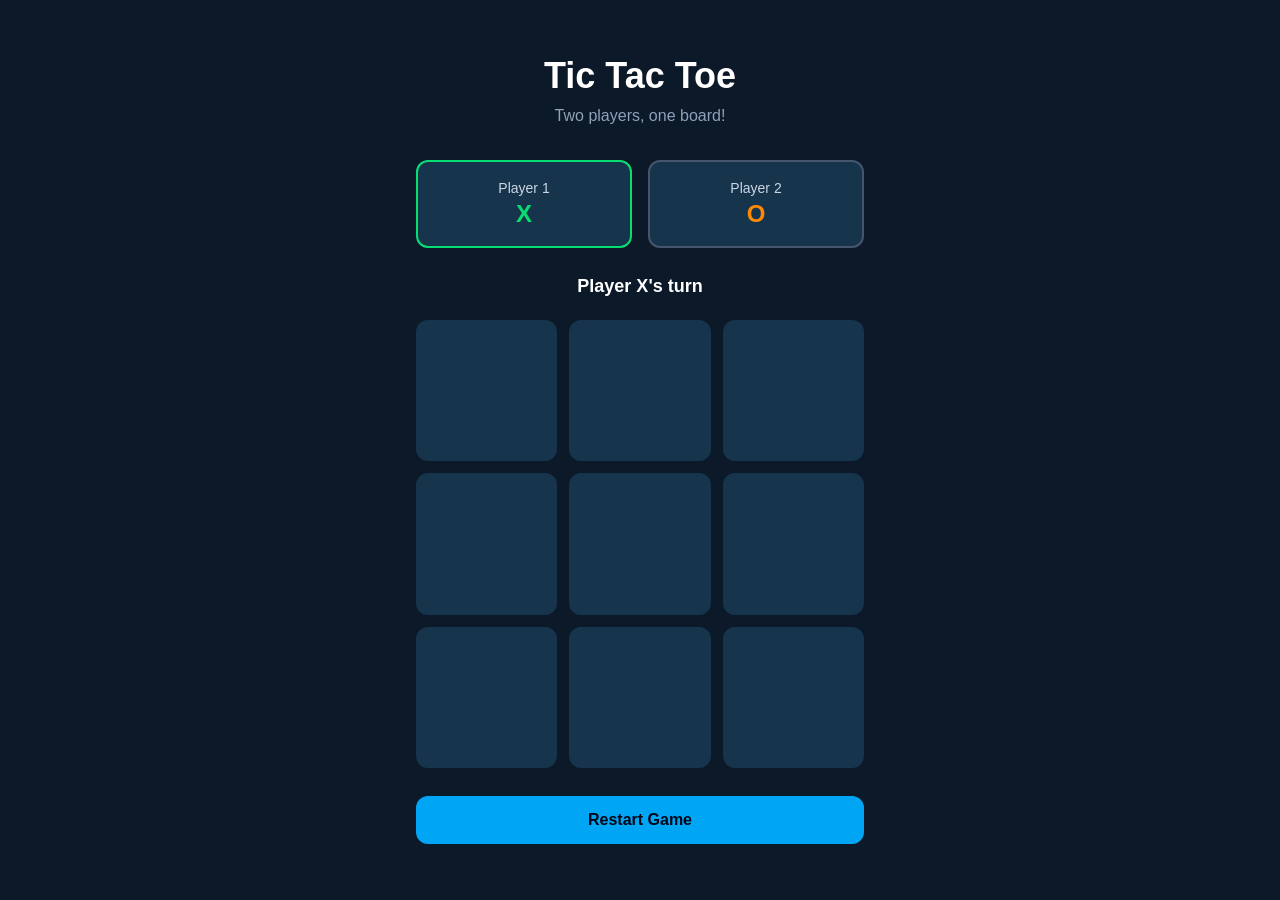
<file: index.html>
<!DOCTYPE html>
<html lang="en">
<head>
  <meta charset="UTF-8">
  <meta name="viewport" content="width=device-width, initial-scale=1.0">
  <title>Tic Tac Toe</title>
  <link rel="stylesheet" href="src/output.css">
</head>
<body class="min-h-screen bg-[#0B1929] flex items-center justify-center p-4 text-white">

  <main class="w-full max-w-md text-center">
    <h1 class="text-4xl font-bold mb-2">Tic Tac Toe</h1>
    <p class="text-slate-400 mb-8">Two players, one board!</p>

    <div class="flex justify-between gap-4 mb-6">
      <div id="playerX" class="flex-1 rounded-xl border-2 border-green-400 bg-[#17344D] p-4">
        <p class="text-slate-300 text-sm">Player 1</p>
        <p class="text-2xl font-bold text-green-400">X</p>
      </div>
      <div id="playerO" class="flex-1 rounded-xl border-2 border-slate-600 bg-[#17344D] p-4">
        <p class="text-slate-300 text-sm">Player 2</p>
        <p class="text-2xl font-bold text-orange-400">O</p>
      </div>
    </div>

    <p id="status" class="text-lg font-semibold mb-5">Player X's turn</p>

    <div id="board" class="grid grid-cols-3 gap-3">
      <button class="cell"></button>
      <button class="cell"></button>
      <button class="cell"></button>
      <button class="cell"></button>
      <button class="cell"></button>
      <button class="cell"></button>
      <button class="cell"></button>
      <button class="cell"></button>
      <button class="cell"></button>
    </div>

    <button id="restart" class="mt-7 w-full rounded-xl bg-sky-500 py-3 font-semibold text-slate-950 hover:bg-sky-400 transition">
      Restart Game
    </button>
  </main>

  <script src="script.js"></script>
  <style>
    .cell {
      aspect-ratio: 1;
      border-radius: 0.75rem;
      background: #17344D;
      font-size: 3rem;
      font-weight: 700;
      transition: background 0.2s;
    }

    .cell:hover:empty {
      background: #234762;
    }

    .cell.x {
      color: #4ADE80;
    }

    .cell.o {
      color: #FB923C;
    }

    .cell.winner {
      background: #166534;
    }

    .cell:focus-visible {
      outline: 2px solid #38BDF8;
      outline-offset: 2px;
    }
  </style>
</body>
</html>
</file>
<file: src/output.css>
/*! tailwindcss v4.3.3 | MIT License | https://tailwindcss.com */
@layer properties;
@layer theme, base, components, utilities;
@layer theme {
  :root, :host {
    --font-sans: -apple-system, BlinkMacSystemFont, "Segoe UI", Roboto, "Helvetica Neue",
      "Noto Sans", Arial, sans-serif, "Apple Color Emoji", "Segoe UI Emoji",
      "Segoe UI Symbol", "Noto Color Emoji";
    --font-mono: ui-monospace, SFMono-Regular, Menlo, Monaco, Consolas, "Liberation Mono",
      "Courier New", monospace;
    --color-red-400: oklch(70.4% 0.191 22.216);
    --color-red-900: oklch(39.6% 0.141 25.723);
    --color-orange-50: oklch(98% 0.016 73.684);
    --color-orange-400: oklch(75% 0.183 55.934);
    --color-orange-500: oklch(70.5% 0.213 47.604);
    --color-orange-600: oklch(64.6% 0.222 41.116);
    --color-orange-700: oklch(55.3% 0.195 38.402);
    --color-amber-50: oklch(98.7% 0.022 95.277);
    --color-amber-200: oklch(92.4% 0.12 95.746);
    --color-green-50: oklch(98.2% 0.018 155.826);
    --color-green-400: oklch(79.2% 0.209 151.711);
    --color-green-500: oklch(72.3% 0.219 149.579);
    --color-green-600: oklch(62.7% 0.194 149.214);
    --color-green-700: oklch(52.7% 0.154 150.069);
    --color-green-800: oklch(44.8% 0.119 151.328);
    --color-sky-400: oklch(74.6% 0.16 232.661);
    --color-sky-500: oklch(68.5% 0.169 237.323);
    --color-blue-50: oklch(97% 0.014 254.604);
    --color-blue-400: oklch(70.7% 0.165 254.624);
    --color-blue-500: oklch(62.3% 0.214 259.815);
    --color-blue-600: oklch(54.6% 0.245 262.881);
    --color-blue-700: oklch(48.8% 0.243 264.376);
    --color-indigo-600: oklch(51.1% 0.262 276.966);
    --color-indigo-800: oklch(39.8% 0.195 277.366);
    --color-purple-500: oklch(62.7% 0.265 303.9);
    --color-purple-600: oklch(55.8% 0.288 302.321);
    --color-pink-400: oklch(71.8% 0.202 349.761);
    --color-pink-500: oklch(65.6% 0.241 354.308);
    --color-slate-300: oklch(86.9% 0.022 252.894);
    --color-slate-400: oklch(70.4% 0.04 256.788);
    --color-slate-600: oklch(44.6% 0.043 257.281);
    --color-slate-700: oklch(37.2% 0.044 257.287);
    --color-slate-900: oklch(20.8% 0.042 265.755);
    --color-slate-950: oklch(12.9% 0.042 264.695);
    --color-gray-50: oklch(98.5% 0.002 247.839);
    --color-gray-100: oklch(96.7% 0.003 264.542);
    --color-gray-200: oklch(92.8% 0.006 264.531);
    --color-gray-300: oklch(87.2% 0.01 258.338);
    --color-gray-500: oklch(55.1% 0.027 264.364);
    --color-gray-600: oklch(44.6% 0.03 256.802);
    --color-gray-700: oklch(37.3% 0.034 259.733);
    --color-gray-800: oklch(27.8% 0.033 256.848);
    --color-black: #000;
    --color-white: #fff;
    --spacing: 0.25rem;
    --container-md: 28rem;
    --container-5xl: 64rem;
    --text-sm: 0.875rem;
    --text-sm--line-height: calc(1.25 / 0.875);
    --text-lg: 1.125rem;
    --text-lg--line-height: calc(1.75 / 1.125);
    --text-xl: 1.25rem;
    --text-xl--line-height: calc(1.75 / 1.25);
    --text-2xl: 1.5rem;
    --text-2xl--line-height: calc(2 / 1.5);
    --text-3xl: 1.875rem;
    --text-3xl--line-height: calc(2.25 / 1.875);
    --text-4xl: 2.25rem;
    --text-4xl--line-height: calc(2.5 / 2.25);
    --text-6xl: 3.75rem;
    --text-6xl--line-height: 1;
    --font-weight-semibold: 600;
    --font-weight-bold: 700;
    --font-weight-extrabold: 800;
    --leading-relaxed: 1.625;
    --radius-md: 0.375rem;
    --radius-lg: 0.5rem;
    --radius-xl: 0.75rem;
    --radius-3xl: 1.5rem;
    --default-transition-duration: 150ms;
    --default-transition-timing-function: cubic-bezier(0.4, 0, 0.2, 1);
    --default-font-family: var(--font-sans);
    --default-mono-font-family: var(--font-mono);
  }
}
@layer base {
  *, ::after, ::before, ::backdrop, ::file-selector-button {
    box-sizing: border-box;
    margin: 0;
    padding: 0;
    border: 0 solid;
  }
  html, :host {
    line-height: 1.5;
    -webkit-text-size-adjust: 100%;
    tab-size: 4;
    font-family: var(--default-font-family, -apple-system, BlinkMacSystemFont, "Segoe UI", Roboto, "Helvetica Neue", "Noto Sans", Arial, sans-serif, "Apple Color Emoji", "Segoe UI Emoji", "Segoe UI Symbol", "Noto Color Emoji");
    font-feature-settings: var(--default-font-feature-settings, normal);
    font-variation-settings: var(--default-font-variation-settings, normal);
    -webkit-tap-highlight-color: transparent;
  }
  hr {
    height: 0;
    color: inherit;
    border-top-width: 1px;
  }
  abbr:where([title]) {
    -webkit-text-decoration: underline dotted;
    text-decoration: underline dotted;
  }
  h1, h2, h3, h4, h5, h6 {
    font-size: inherit;
    font-weight: inherit;
  }
  a {
    color: inherit;
    -webkit-text-decoration: inherit;
    text-decoration: inherit;
  }
  b, strong {
    font-weight: bolder;
  }
  code, kbd, samp, pre {
    font-family: var(--default-mono-font-family, ui-monospace, SFMono-Regular, Menlo, Monaco, Consolas, "Liberation Mono", "Courier New", monospace);
    font-feature-settings: var(--default-mono-font-feature-settings, normal);
    font-variation-settings: var(--default-mono-font-variation-settings, normal);
    font-size: 1em;
  }
  small {
    font-size: 80%;
  }
  sub, sup {
    font-size: 75%;
    line-height: 0;
    position: relative;
    vertical-align: baseline;
  }
  sub {
    bottom: -0.25em;
  }
  sup {
    top: -0.5em;
  }
  table {
    text-indent: 0;
    border-color: inherit;
    border-collapse: collapse;
  }
  :-moz-focusring:where(:not(iframe)) {
    outline: auto;
  }
  progress {
    vertical-align: baseline;
  }
  summary {
    display: list-item;
  }
  ol, ul, menu {
    list-style: none;
  }
  img, svg, video, canvas, audio, iframe, embed, object {
    display: block;
    vertical-align: middle;
  }
  img, video {
    max-width: 100%;
    height: auto;
  }
  button, input, select, optgroup, textarea, ::file-selector-button {
    font: inherit;
    font-feature-settings: inherit;
    font-variation-settings: inherit;
    letter-spacing: inherit;
    color: inherit;
    border-radius: 0;
    background-color: transparent;
    opacity: 1;
  }
  :where(select:is([multiple], [size])) optgroup {
    font-weight: bolder;
  }
  :where(select:is([multiple], [size])) optgroup option {
    padding-inline-start: 20px;
  }
  ::file-selector-button {
    margin-inline-end: 4px;
  }
  ::placeholder {
    opacity: 1;
  }
  @supports (not (-webkit-appearance: -apple-pay-button))  or (contain-intrinsic-size: 1px) {
    ::placeholder {
      color: currentcolor;
      @supports (color: color-mix(in lab, red, red)) {
        color: color-mix(in oklab, currentcolor 50%, transparent);
      }
    }
  }
  textarea {
    resize: vertical;
  }
  ::-webkit-search-decoration {
    -webkit-appearance: none;
  }
  ::-webkit-date-and-time-value {
    min-height: 1lh;
    text-align: inherit;
  }
  ::-webkit-datetime-edit {
    display: inline-flex;
  }
  ::-webkit-datetime-edit-fields-wrapper {
    padding: 0;
  }
  ::-webkit-datetime-edit, ::-webkit-datetime-edit-year-field, ::-webkit-datetime-edit-month-field, ::-webkit-datetime-edit-day-field, ::-webkit-datetime-edit-hour-field, ::-webkit-datetime-edit-minute-field, ::-webkit-datetime-edit-second-field, ::-webkit-datetime-edit-millisecond-field, ::-webkit-datetime-edit-meridiem-field {
    padding-block: 0;
  }
  ::-webkit-calendar-picker-indicator {
    line-height: 1;
  }
  :-moz-ui-invalid {
    box-shadow: none;
  }
  button, input:where([type="button"], [type="reset"], [type="submit"]), ::file-selector-button {
    appearance: button;
  }
  ::-webkit-inner-spin-button, ::-webkit-outer-spin-button {
    height: auto;
  }
  [hidden]:where(:not([hidden="until-found"])) {
    display: none !important;
  }
}
@layer utilities {
  .m-2 {
    margin: calc(var(--spacing) * 2);
  }
  .mx-3 {
    margin-inline: calc(var(--spacing) * 3);
  }
  .mx-auto {
    margin-inline: auto;
  }
  .mt-3 {
    margin-top: calc(var(--spacing) * 3);
  }
  .mt-4 {
    margin-top: calc(var(--spacing) * 4);
  }
  .mt-7 {
    margin-top: calc(var(--spacing) * 7);
  }
  .mb-1 {
    margin-bottom: var(--spacing);
  }
  .mb-2 {
    margin-bottom: calc(var(--spacing) * 2);
  }
  .mb-3 {
    margin-bottom: calc(var(--spacing) * 3);
  }
  .mb-4 {
    margin-bottom: calc(var(--spacing) * 4);
  }
  .mb-5 {
    margin-bottom: calc(var(--spacing) * 5);
  }
  .mb-6 {
    margin-bottom: calc(var(--spacing) * 6);
  }
  .mb-8 {
    margin-bottom: calc(var(--spacing) * 8);
  }
  .block {
    display: block;
  }
  .flex {
    display: flex;
  }
  .grid {
    display: grid;
  }
  .h-12 {
    height: calc(var(--spacing) * 12);
  }
  .h-72 {
    height: calc(var(--spacing) * 72);
  }
  .min-h-screen {
    min-height: 100vh;
  }
  .w-14 {
    width: calc(var(--spacing) * 14);
  }
  .w-36 {
    width: calc(var(--spacing) * 36);
  }
  .w-100 {
    width: calc(var(--spacing) * 100);
  }
  .w-full {
    width: 100%;
  }
  .max-w-5xl {
    max-width: var(--container-5xl);
  }
  .max-w-md {
    max-width: var(--container-md);
  }
  .flex-1 {
    flex: 1;
  }
  .grid-cols-3 {
    grid-template-columns: repeat(3, minmax(0, 1fr));
  }
  .flex-col {
    flex-direction: column;
  }
  .flex-wrap {
    flex-wrap: wrap;
  }
  .items-center {
    align-items: center;
  }
  .justify-between {
    justify-content: space-between;
  }
  .justify-center {
    justify-content: center;
  }
  .gap-2 {
    gap: calc(var(--spacing) * 2);
  }
  .gap-3 {
    gap: calc(var(--spacing) * 3);
  }
  .gap-4 {
    gap: calc(var(--spacing) * 4);
  }
  :where(.space-y-4 > :not(:last-child)) {
    --tw-space-y-reverse: 0;
    margin-block-start: calc(calc(var(--spacing) * 4) * var(--tw-space-y-reverse));
    margin-block-end: calc(calc(var(--spacing) * 4) * calc(1 - var(--tw-space-y-reverse)));
  }
  .overflow-hidden {
    overflow: hidden;
  }
  .rounded {
    border-radius: 0.25rem;
  }
  .rounded-3xl {
    border-radius: var(--radius-3xl);
  }
  .rounded-lg {
    border-radius: var(--radius-lg);
  }
  .rounded-md {
    border-radius: var(--radius-md);
  }
  .rounded-xl {
    border-radius: var(--radius-xl);
  }
  .border {
    border-style: var(--tw-border-style);
    border-width: 1px;
  }
  .border-2 {
    border-style: var(--tw-border-style);
    border-width: 2px;
  }
  .border-black {
    border-color: var(--color-black);
  }
  .border-gray-300 {
    border-color: var(--color-gray-300);
  }
  .border-green-400 {
    border-color: var(--color-green-400);
  }
  .border-orange-400 {
    border-color: var(--color-orange-400);
  }
  .border-slate-600 {
    border-color: var(--color-slate-600);
  }
  .bg-\[\#0B1929\] {
    background-color: #0B1929;
  }
  .bg-\[\#17344D\] {
    background-color: #17344D;
  }
  .bg-amber-50 {
    background-color: var(--color-amber-50);
  }
  .bg-blue-50 {
    background-color: var(--color-blue-50);
  }
  .bg-blue-500 {
    background-color: var(--color-blue-500);
  }
  .bg-gray-50 {
    background-color: var(--color-gray-50);
  }
  .bg-gray-100 {
    background-color: var(--color-gray-100);
  }
  .bg-gray-200 {
    background-color: var(--color-gray-200);
  }
  .bg-gray-700 {
    background-color: var(--color-gray-700);
  }
  .bg-green-50 {
    background-color: var(--color-green-50);
  }
  .bg-green-500 {
    background-color: var(--color-green-500);
  }
  .bg-green-600 {
    background-color: var(--color-green-600);
  }
  .bg-indigo-600 {
    background-color: var(--color-indigo-600);
  }
  .bg-orange-50 {
    background-color: var(--color-orange-50);
  }
  .bg-orange-500 {
    background-color: var(--color-orange-500);
  }
  .bg-purple-500 {
    background-color: var(--color-purple-500);
  }
  .bg-sky-500 {
    background-color: var(--color-sky-500);
  }
  .bg-slate-900 {
    background-color: var(--color-slate-900);
  }
  .bg-white {
    background-color: var(--color-white);
  }
  .bg-linear-to-r {
    --tw-gradient-position: to right;
    @supports (background-image: linear-gradient(in lab, red, red)) {
      --tw-gradient-position: to right in oklab;
    }
    background-image: linear-gradient(var(--tw-gradient-stops));
  }
  .from-orange-400 {
    --tw-gradient-from: var(--color-orange-400);
    --tw-gradient-stops: var(--tw-gradient-via-stops, var(--tw-gradient-position), var(--tw-gradient-from) var(--tw-gradient-from-position), var(--tw-gradient-to) var(--tw-gradient-to-position));
  }
  .to-green-500 {
    --tw-gradient-to: var(--color-green-500);
    --tw-gradient-stops: var(--tw-gradient-via-stops, var(--tw-gradient-position), var(--tw-gradient-from) var(--tw-gradient-from-position), var(--tw-gradient-to) var(--tw-gradient-to-position));
  }
  .object-cover {
    object-fit: cover;
  }
  .p-2 {
    padding: calc(var(--spacing) * 2);
  }
  .p-3 {
    padding: calc(var(--spacing) * 3);
  }
  .p-4 {
    padding: calc(var(--spacing) * 4);
  }
  .p-5 {
    padding: calc(var(--spacing) * 5);
  }
  .p-8 {
    padding: calc(var(--spacing) * 8);
  }
  .p-10 {
    padding: calc(var(--spacing) * 10);
  }
  .px-5 {
    padding-inline: calc(var(--spacing) * 5);
  }
  .px-6 {
    padding-inline: calc(var(--spacing) * 6);
  }
  .py-2 {
    padding-block: calc(var(--spacing) * 2);
  }
  .py-3 {
    padding-block: calc(var(--spacing) * 3);
  }
  .py-4 {
    padding-block: calc(var(--spacing) * 4);
  }
  .py-10 {
    padding-block: calc(var(--spacing) * 10);
  }
  .pb-6 {
    padding-bottom: calc(var(--spacing) * 6);
  }
  .text-center {
    text-align: center;
  }
  .font-sans {
    font-family: var(--font-sans);
  }
  .text-2xl {
    font-size: var(--text-2xl);
    line-height: var(--tw-leading, var(--text-2xl--line-height));
  }
  .text-3xl {
    font-size: var(--text-3xl);
    line-height: var(--tw-leading, var(--text-3xl--line-height));
  }
  .text-4xl {
    font-size: var(--text-4xl);
    line-height: var(--tw-leading, var(--text-4xl--line-height));
  }
  .text-6xl {
    font-size: var(--text-6xl);
    line-height: var(--tw-leading, var(--text-6xl--line-height));
  }
  .text-lg {
    font-size: var(--text-lg);
    line-height: var(--tw-leading, var(--text-lg--line-height));
  }
  .text-sm {
    font-size: var(--text-sm);
    line-height: var(--tw-leading, var(--text-sm--line-height));
  }
  .text-xl {
    font-size: var(--text-xl);
    line-height: var(--tw-leading, var(--text-xl--line-height));
  }
  .leading-relaxed {
    --tw-leading: var(--leading-relaxed);
    line-height: var(--leading-relaxed);
  }
  .font-bold {
    --tw-font-weight: var(--font-weight-bold);
    font-weight: var(--font-weight-bold);
  }
  .font-extrabold {
    --tw-font-weight: var(--font-weight-extrabold);
    font-weight: var(--font-weight-extrabold);
  }
  .font-semibold {
    --tw-font-weight: var(--font-weight-semibold);
    font-weight: var(--font-weight-semibold);
  }
  .text-blue-700 {
    color: var(--color-blue-700);
  }
  .text-gray-600 {
    color: var(--color-gray-600);
  }
  .text-gray-800 {
    color: var(--color-gray-800);
  }
  .text-green-400 {
    color: var(--color-green-400);
  }
  .text-green-600 {
    color: var(--color-green-600);
  }
  .text-green-700 {
    color: var(--color-green-700);
  }
  .text-indigo-600 {
    color: var(--color-indigo-600);
  }
  .text-orange-400 {
    color: var(--color-orange-400);
  }
  .text-orange-700 {
    color: var(--color-orange-700);
  }
  .text-red-900 {
    color: var(--color-red-900);
  }
  .text-slate-300 {
    color: var(--color-slate-300);
  }
  .text-slate-400 {
    color: var(--color-slate-400);
  }
  .text-slate-950 {
    color: var(--color-slate-950);
  }
  .text-white {
    color: var(--color-white);
  }
  .underline {
    text-decoration-line: underline;
  }
  .shadow-2xl {
    --tw-shadow: 0 25px 50px -12px var(--tw-shadow-color, rgb(0 0 0 / 0.25));
    box-shadow: var(--tw-inset-shadow), var(--tw-inset-ring-shadow), var(--tw-ring-offset-shadow), var(--tw-ring-shadow), var(--tw-shadow);
  }
  .shadow-inner {
    --tw-shadow: inset 0 2px 4px 0 var(--tw-shadow-color, rgb(0 0 0 / 0.05));
    box-shadow: var(--tw-inset-shadow), var(--tw-inset-ring-shadow), var(--tw-ring-offset-shadow), var(--tw-ring-shadow), var(--tw-shadow);
  }
  .shadow-lg {
    --tw-shadow: 0 10px 15px -3px var(--tw-shadow-color, rgb(0 0 0 / 0.1)), 0 4px 6px -4px var(--tw-shadow-color, rgb(0 0 0 / 0.1));
    box-shadow: var(--tw-inset-shadow), var(--tw-inset-ring-shadow), var(--tw-ring-offset-shadow), var(--tw-ring-shadow), var(--tw-shadow);
  }
  .shadow-md {
    --tw-shadow: 0 4px 6px -1px var(--tw-shadow-color, rgb(0 0 0 / 0.1)), 0 2px 4px -2px var(--tw-shadow-color, rgb(0 0 0 / 0.1));
    box-shadow: var(--tw-inset-shadow), var(--tw-inset-ring-shadow), var(--tw-ring-offset-shadow), var(--tw-ring-shadow), var(--tw-shadow);
  }
  .shadow-xl {
    --tw-shadow: 0 20px 25px -5px var(--tw-shadow-color, rgb(0 0 0 / 0.1)), 0 8px 10px -6px var(--tw-shadow-color, rgb(0 0 0 / 0.1));
    box-shadow: var(--tw-inset-shadow), var(--tw-inset-ring-shadow), var(--tw-ring-offset-shadow), var(--tw-ring-shadow), var(--tw-shadow);
  }
  .shadow-amber-200 {
    --tw-shadow-color: oklch(92.4% 0.12 95.746);
    @supports (color: color-mix(in lab, red, red)) {
      --tw-shadow-color: color-mix(in oklab, var(--color-amber-200) var(--tw-shadow-alpha), transparent);
    }
  }
  .outline {
    outline-style: var(--tw-outline-style);
    outline-width: 1px;
  }
  .transition {
    transition-property: color, background-color, border-color, outline-color, text-decoration-color, fill, stroke, --tw-gradient-from, --tw-gradient-via, --tw-gradient-to, opacity, box-shadow, transform, translate, scale, rotate, filter, -webkit-backdrop-filter, backdrop-filter, display, content-visibility, overlay, pointer-events;
    transition-timing-function: var(--tw-ease, var(--default-transition-timing-function));
    transition-duration: var(--tw-duration, var(--default-transition-duration));
  }
  .duration-200 {
    --tw-duration: 200ms;
    transition-duration: 200ms;
  }
  .duration-300 {
    --tw-duration: 300ms;
    transition-duration: 300ms;
  }
  @media (hover: hover) {
    .hover\:scale-105:hover {
      --tw-scale-x: 105%;
      --tw-scale-y: 105%;
      --tw-scale-z: 105%;
      scale: var(--tw-scale-x) var(--tw-scale-y);
    }
    .hover\:border-gray-500:hover {
      border-color: var(--color-gray-500);
    }
    .hover\:bg-blue-600:hover {
      background-color: var(--color-blue-600);
    }
    .hover\:bg-gray-300:hover {
      background-color: var(--color-gray-300);
    }
    .hover\:bg-gray-800:hover {
      background-color: var(--color-gray-800);
    }
    .hover\:bg-green-600:hover {
      background-color: var(--color-green-600);
    }
    .hover\:bg-green-700:hover {
      background-color: var(--color-green-700);
    }
    .hover\:bg-indigo-800:hover {
      background-color: var(--color-indigo-800);
    }
    .hover\:bg-orange-600:hover {
      background-color: var(--color-orange-600);
    }
    .hover\:bg-purple-600:hover {
      background-color: var(--color-purple-600);
    }
    .hover\:bg-sky-400:hover {
      background-color: var(--color-sky-400);
    }
    .hover\:text-green-800:hover {
      color: var(--color-green-800);
    }
    .hover\:text-red-400:hover {
      color: var(--color-red-400);
    }
    .hover\:underline:hover {
      text-decoration-line: underline;
    }
    .hover\:shadow-lg:hover {
      --tw-shadow: 0 10px 15px -3px var(--tw-shadow-color, rgb(0 0 0 / 0.1)), 0 4px 6px -4px var(--tw-shadow-color, rgb(0 0 0 / 0.1));
      box-shadow: var(--tw-inset-shadow), var(--tw-inset-ring-shadow), var(--tw-ring-offset-shadow), var(--tw-ring-shadow), var(--tw-shadow);
    }
  }
  .focus\:ring-2:focus {
    --tw-ring-shadow: var(--tw-ring-inset,) 0 0 0 calc(2px + var(--tw-ring-offset-width)) var(--tw-ring-color, currentcolor);
    box-shadow: var(--tw-inset-shadow), var(--tw-inset-ring-shadow), var(--tw-ring-offset-shadow), var(--tw-ring-shadow), var(--tw-shadow);
  }
  .focus\:ring-green-400:focus {
    --tw-ring-color: var(--color-green-400);
  }
  .focus\:outline-none:focus {
    --tw-outline-style: none;
    outline-style: none;
  }
  @media (width >= 48rem) {
    .md\:grid-cols-3 {
      grid-template-columns: repeat(3, minmax(0, 1fr));
    }
  }
}
@property --tw-space-y-reverse {
  syntax: "*";
  inherits: false;
  initial-value: 0;
}
@property --tw-border-style {
  syntax: "*";
  inherits: false;
  initial-value: solid;
}
@property --tw-gradient-position {
  syntax: "*";
  inherits: false;
}
@property --tw-gradient-from {
  syntax: "<color>";
  inherits: false;
  initial-value: #0000;
}
@property --tw-gradient-via {
  syntax: "<color>";
  inherits: false;
  initial-value: #0000;
}
@property --tw-gradient-to {
  syntax: "<color>";
  inherits: false;
  initial-value: #0000;
}
@property --tw-gradient-stops {
  syntax: "*";
  inherits: false;
}
@property --tw-gradient-via-stops {
  syntax: "*";
  inherits: false;
}
@property --tw-gradient-from-position {
  syntax: "<length-percentage>";
  inherits: false;
  initial-value: 0%;
}
@property --tw-gradient-via-position {
  syntax: "<length-percentage>";
  inherits: false;
  initial-value: 50%;
}
@property --tw-gradient-to-position {
  syntax: "<length-percentage>";
  inherits: false;
  initial-value: 100%;
}
@property --tw-leading {
  syntax: "*";
  inherits: false;
}
@property --tw-font-weight {
  syntax: "*";
  inherits: false;
}
@property --tw-shadow {
  syntax: "*";
  inherits: false;
  initial-value: 0 0 #0000;
}
@property --tw-shadow-color {
  syntax: "*";
  inherits: false;
}
@property --tw-shadow-alpha {
  syntax: "<percentage>";
  inherits: false;
  initial-value: 100%;
}
@property --tw-inset-shadow {
  syntax: "*";
  inherits: false;
  initial-value: 0 0 #0000;
}
@property --tw-inset-shadow-color {
  syntax: "*";
  inherits: false;
}
@property --tw-inset-shadow-alpha {
  syntax: "<percentage>";
  inherits: false;
  initial-value: 100%;
}
@property --tw-ring-color {
  syntax: "*";
  inherits: false;
}
@property --tw-ring-shadow {
  syntax: "*";
  inherits: false;
  initial-value: 0 0 #0000;
}
@property --tw-inset-ring-color {
  syntax: "*";
  inherits: false;
}
@property --tw-inset-ring-shadow {
  syntax: "*";
  inherits: false;
  initial-value: 0 0 #0000;
}
@property --tw-ring-inset {
  syntax: "*";
  inherits: false;
}
@property --tw-ring-offset-width {
  syntax: "<length>";
  inherits: false;
  initial-value: 0px;
}
@property --tw-ring-offset-color {
  syntax: "*";
  inherits: false;
  initial-value: #fff;
}
@property --tw-ring-offset-shadow {
  syntax: "*";
  inherits: false;
  initial-value: 0 0 #0000;
}
@property --tw-outline-style {
  syntax: "*";
  inherits: false;
  initial-value: solid;
}
@property --tw-duration {
  syntax: "*";
  inherits: false;
}
@property --tw-scale-x {
  syntax: "*";
  inherits: false;
  initial-value: 1;
}
@property --tw-scale-y {
  syntax: "*";
  inherits: false;
  initial-value: 1;
}
@property --tw-scale-z {
  syntax: "*";
  inherits: false;
  initial-value: 1;
}
@layer properties {
  @supports ((-webkit-hyphens: none) and (not (margin-trim: inline))) or ((-moz-orient: inline) and (not (color:rgb(from red r g b)))) {
    *, ::before, ::after, ::backdrop {
      --tw-space-y-reverse: 0;
      --tw-border-style: solid;
      --tw-gradient-position: initial;
      --tw-gradient-from: #0000;
      --tw-gradient-via: #0000;
      --tw-gradient-to: #0000;
      --tw-gradient-stops: initial;
      --tw-gradient-via-stops: initial;
      --tw-gradient-from-position: 0%;
      --tw-gradient-via-position: 50%;
      --tw-gradient-to-position: 100%;
      --tw-leading: initial;
      --tw-font-weight: initial;
      --tw-shadow: 0 0 #0000;
      --tw-shadow-color: initial;
      --tw-shadow-alpha: 100%;
      --tw-inset-shadow: 0 0 #0000;
      --tw-inset-shadow-color: initial;
      --tw-inset-shadow-alpha: 100%;
      --tw-ring-color: initial;
      --tw-ring-shadow: 0 0 #0000;
      --tw-inset-ring-color: initial;
      --tw-inset-ring-shadow: 0 0 #0000;
      --tw-ring-inset: initial;
      --tw-ring-offset-width: 0px;
      --tw-ring-offset-color: #fff;
      --tw-ring-offset-shadow: 0 0 #0000;
      --tw-outline-style: solid;
      --tw-duration: initial;
      --tw-scale-x: 1;
      --tw-scale-y: 1;
      --tw-scale-z: 1;
    }
  }
}
</file>
